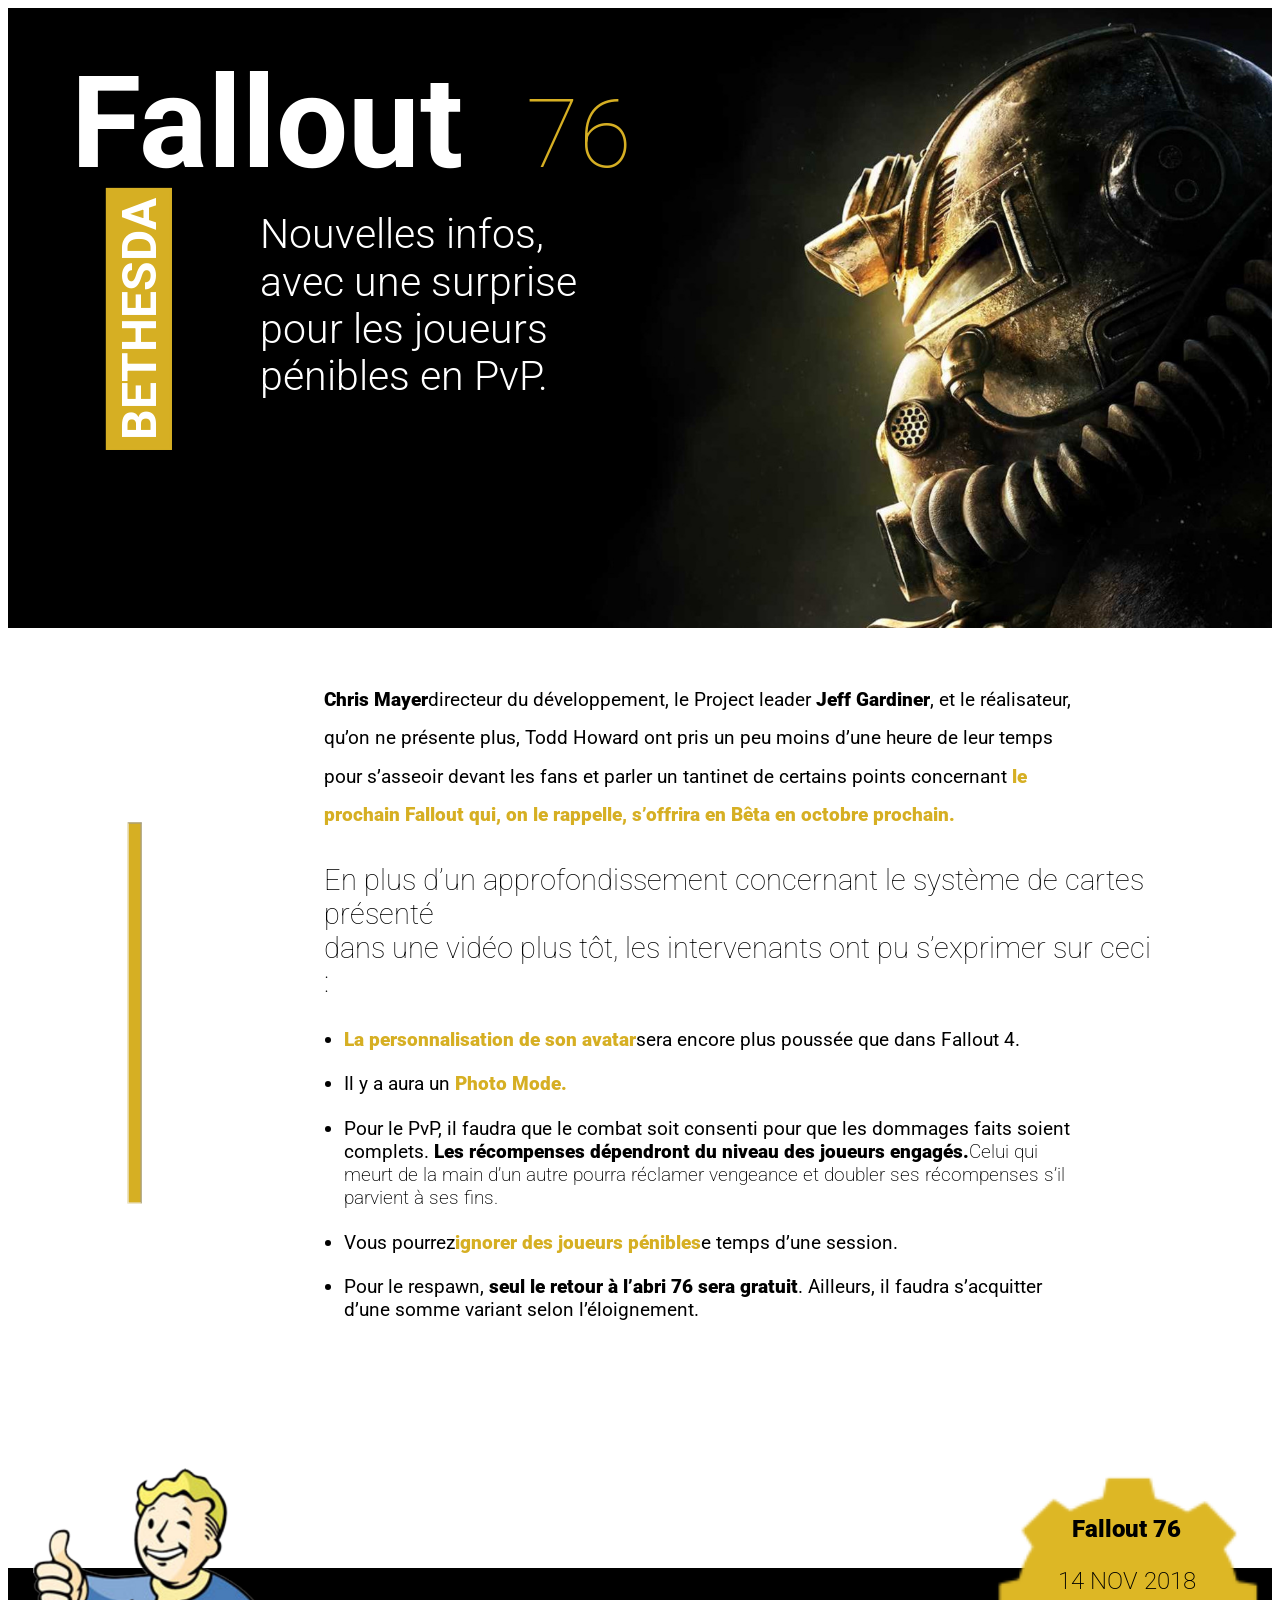
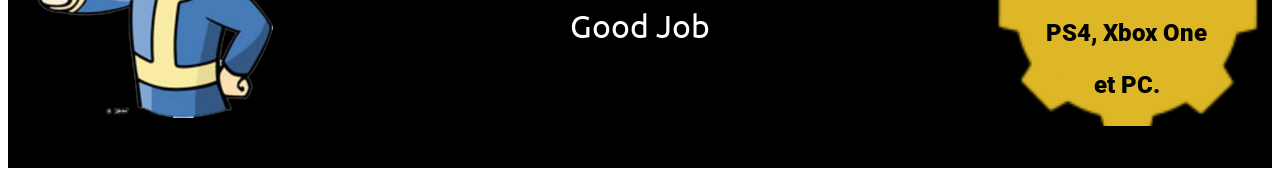
<file: index.html>
<!DOCTYPE html>
<html lang="fr">
<head>
	<meta charset="UTF-8">
	<meta name="viewport" content="width=device-width, initial-scale=1.0">
	<title>maquette3</title>
	<link rel="stylesheet" href="maquette3.css">
	<link href="https://fonts.googleapis.com/css2?family=Roboto:ital,wght@0,100;0,300;0,400;0,500;0,700;0,900;1,100;1,300;1,400;1,500;1,700;1,900&family=Ubuntu:ital,wght@1,700&display=swap" rel="stylesheet">
</head>
<body>
	<div class="imgtop">
	<br>
	<h1><span class="title">Fallout</span><span class="colorY">76</span></h1>
	<diiv class="subtitleblock"></diiv>
	<h2><div class="turn">BETHESDA</div></h2>
	<span class="subtitle">
	<h2>Nouvelles infos,</h2><h2>avec une surprise</h2><h2>pour les joueurs</h2><h2> pénibles en PvP.</h2></span>
	</div>
	<div class="container">
	<hr class="barre">
	<div class="text">
		<p class="firstp">
			<span class="gras">Chris Mayer</span>directeur du développement, le Project leader
			<span class="gras">Jeff Gardiner</span>, et le
			réalisateur, qu’on ne présente plus, Todd Howard ont pris un peu moins d’une heure
			de leur temps pour s’asseoir devant les fans et parler un tantinet de certains points
			concernant
			<span class="yellow">le prochain Fallout qui, on le rappelle, s’offrira en Bêta en octobre
				prochain.</span>
		</p>
		<p class="slim">En plus d’un approfondissement concernant le système de cartes présenté
			<br>dans une vidéo plus tôt, les intervenants ont pu s’exprimer sur ceci :</p>
		<ul>
			<li><span class="yellow">La personnalisation de son avatar</span>sera encore plus poussée que dans Fallout 4.</li>
			<li>Il y a aura un <span class="yellow"> Photo Mode.</span></li>
			<li>Pour le PvP, il faudra que le combat soit consenti pour que les dommages faits
				soient complets. <span class="gras">Les récompenses dépendront du niveau des joueurs engagés.</span><span class="slimtxt">Celui qui
					meurt de la main d’un autre pourra réclamer vengeance et doubler ses récompenses s’il
					parvient à ses fins.</span></li>
			<li>Vous pourrez<span class="yellow">ignorer des joueurs pénibles</span>e temps d’une session.</li>
			<li>Pour le respawn, <span class="gras">seul le retour à l’abri 76 sera gratuit</span>. Ailleurs, il faudra s’acquitter
				d’une somme variant selon l’éloignement.</li>
		</ul>
	</div>
	</div>
<div class="bottom_img">
	<img src="Fallout-Guy.png" alt="personnage de fallout"class="boy">
	<div class="textimg"><p class="p_one">Fallout 76</p>
		<p class="slimtxt">14 NOV 2018 </p>
		<p>PS4, Xbox One</p>
		<p> et PC.</p>
	</div>
</div>
	<footer>
		<p class="txtfooter">Good Job</p>
	</footer>
</body>
</html>
</file>
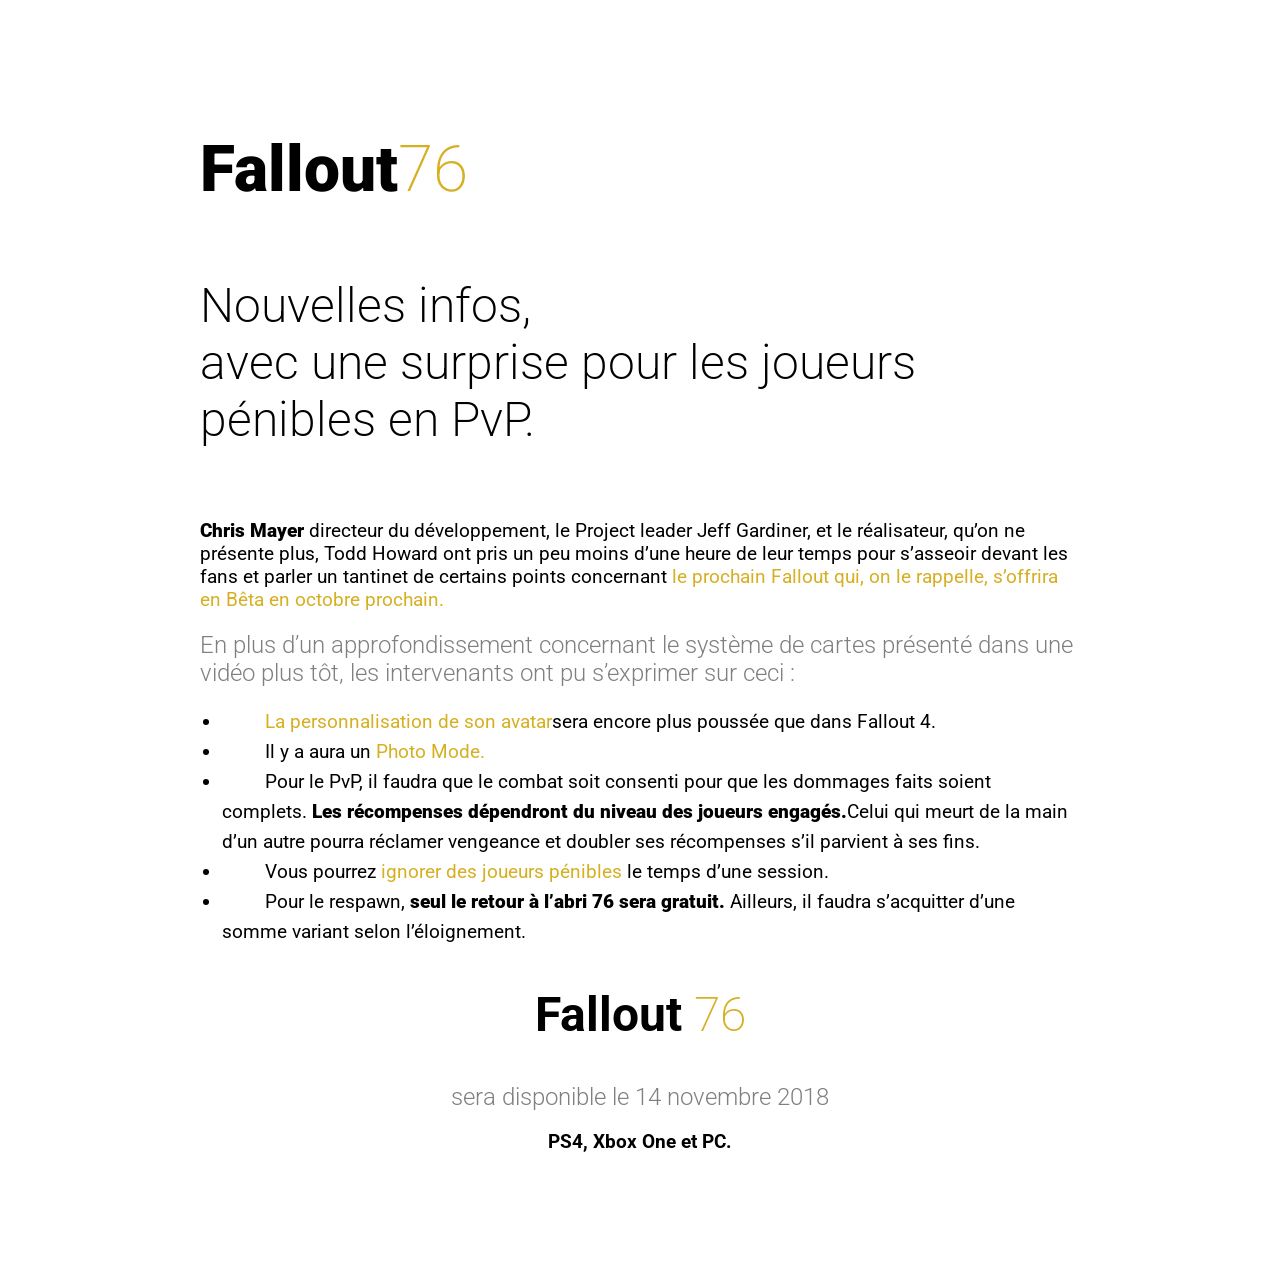
<file: maquette1.html>
<!DOCTYPE html>
<html lang="fr">
<head>
	<meta charset="UTF-8">
	<meta name="viewport" content="width=device-width, initial-scale=1.0">
	<title>test</title>
	<link rel="stylesheet" type="text/css" href="maquette1.css">
	<link href="https://fonts.googleapis.com/css2?family=Roboto:ital,wght@0,100;0,300;0,400;0,500;0,700;0,900;1,100;1,300;1,400;1,500;1,700&display=swap" rel="stylesheet">
</head>
<body>
	<h1><span class="nompropre">Fallout</span><span class="colorYsmall">76</span></h1>
	<div class="part1">
	<h2 class="hight">Nouvelles infos,<br> avec une surprise pour les joueurs<br> pénibles en PvP.</h2>
    </div>
	<section><p><span class="nompropre">Chris  Mayer</span>  directeur  du  développement,  le  Project  leader  <span>Jeff  Gardiner</span>,  et  le  réalisateur, qu’on ne présente plus, <span>Todd Howard</span> ont pris un peu moins d’une heure de leur temps pour s’asseoir devant les fans et parler un tantinet de certains points concernant <span class="colorY">le  prochain  Fallout  qui,  on  le  rappelle,  s’offrira  en  Bêta  en  octobre  prochain.</span></p></section>
	<h2 class="ttlgrey">En plus d’un approfondissement concernant le système de cartes présenté dans une vidéo plus tôt, les intervenants ont pu s’exprimer sur ceci : </h2>
	<ul>
		<li><span class=space><span class="colorY">La personnalisation de son avatar</span>sera encore plus poussée que dans Fallout 4.</span></li>
		<li><span class=space>Il y a aura un <span class="colorY">Photo Mode.</span></span></li>
		<li><span class=space>Pour  le  PvP,  il  faudra  que  le  combat  soit  consenti  pour  que  les  dommages  faits  soient  complets. <span class="darkp"> Les  récompenses  dépendront  du  niveau  des  joueurs  engagés.</span><span class="greydeg">Celui  qui  meurt  de  la  main  d’un  autre  pourra  réclamer  vengeance  et  doubler  ses  récompenses  s’il  parvient à ses fins.</span></span></li>
		<li><span class=space>Vous pourrez <span class="colorY">ignorer des joueurs pénibles </span>le temps d’une session.</span></li>
		<li><span class=space>Pour le respawn,<span class="darkp"> seul le retour à l’abri 76 sera gratuit.</span> Ailleurs, il faudra s’acquitter d’une somme variant selon l’éloignement.</span></li>
	</ul>
	<div class=back>
	<h2 class="twotitle">Fallout <span class="colorYsmall">76</span></h2>
	<h2 class="ttlgrey">sera disponible le 14 novembre 2018</h2>
	<h3>PS4, Xbox One et PC.</h3></section>
</body>
</html>
</file>
<file: maquette3.css>
body
{
	font-family: 'Roboto', sans-serif;
}
ul
{
	margin-left: auto;
}

li
{
	margin-left: -20px;
	margin-bottom: 3%;
}
img
{
	height: 250px;
}
footer
{
	background-color: black;
	margin: 0;
	height: 200px;
	z-index: 10;
}
footer p 
{
	padding-top: 3%;
}
.title
{
	font-size: 4em;
	padding: 5%;
}
.imgtop
{
	background-image: url(Fallout-img2.jpg);
	height: 620px;
	background-position: right top ;
	background-color: black;
	background-repeat: no-repeat;
	background-attachment: local;	
	background-size:60%;
	background-origin: content-box;
	color: white;
	font-family: 'Roboto', sans-serif;
}
.colorY
{
	font-size: 3em;
	color: #d6af23;
	font-weight: 100;
}
.turn
{
	font-size: 2em;
	border:2px solid #d6af23;
	background-color: #d6af23;
	position: relative;
	top: 66px;
	transform:rotate(-90deg);
	width: 20%;
	padding: 0.2%;
	text-align: center;
}
.subtitle
{
	float: right;
	position: relative;
	bottom: 18%;
	right: 55%;
	font-size: 1.7em;
	line-height:50%;
}
.subtitle h2
{
	font-weight: 300;
}
.barre
{
	width:30%;
	height: 12px;;
	background-color:#d6af23 ;
	transform: rotate(90deg);
	position:relative;
	right: 40%;
	top:370px;
}
.yellow
{
	color:#d6af23;
	font-weight: 900;
}	
.firstp
{
	margin-top: 3%;
	line-height: 2em;
}
.text
{
	width: 60%;
	right: 5px;
	float:right;
	font-size: 1.2em;
	margin-left: 25%;
	margin-right: 15%;
	margin-bottom: -100px;
}
.gras
{
	font-weight: 900;
}
.slim
{
	font-size: 1.5em;
	font-weight: 100;
	width: 110%;
}
.slimtxt
{
	font-weight: 200;
}
.boy
{
	position: relative;
	left: 2%;
	top: 460px;
	margin-top: -30%;
}
.txtfooter
{
	text-align: center;
	font-size: 2em;
	font-family: 'Ubuntu', sans-serif;
	color:white;
}
.textimg
{
	background-image: url(Fallout-icon.png);
	background-size: cover;
	width: 21%;
	height: 250px;
	text-align: center;
	margin-left: 78%;
	font-size: 1.5em;
	font-weight: 900;
	position: relative;
	top: 190px;
}
.p_one
{
	padding-top: 15%;;
}
</file>
<file: maquette1.css>
html
{
	font-family: 'Roboto', sans-serif;
	margin-left: 15%;
	margin-right: 15%;
}

body{radial-gradient:;}

h1
{
	font-size: 4em;
	font-weight: 900;
	margin-top: 15%;
}

ul
{
	margin-left: -2%;
	font-size: 1.2em;
	line-height: 30px;
}

section{font-size: 1.2em;}

h3{margin-bottom: 15%;}

.nompropre {font-weight: 900;}

.colorY {color:#d6af23;}

.hight
{
	font-size:3em;
	font-weight: 250;
	margin-bottom: 4%;
}

.ttlgrey
{
	color: grey;
	font-weight: 300;
}
.space{margin-left: 5%;}

.darkp{font-weight: 900;}

.back{text-align: center;}

.twotitle{font-size: 3em;}

.colorYsmall
{
	color:#d6af23;
	font-weight: 200;
}
.part1
	{
	margin-top: 8%;
	margin-bottom: 8%;
	}
</file>
